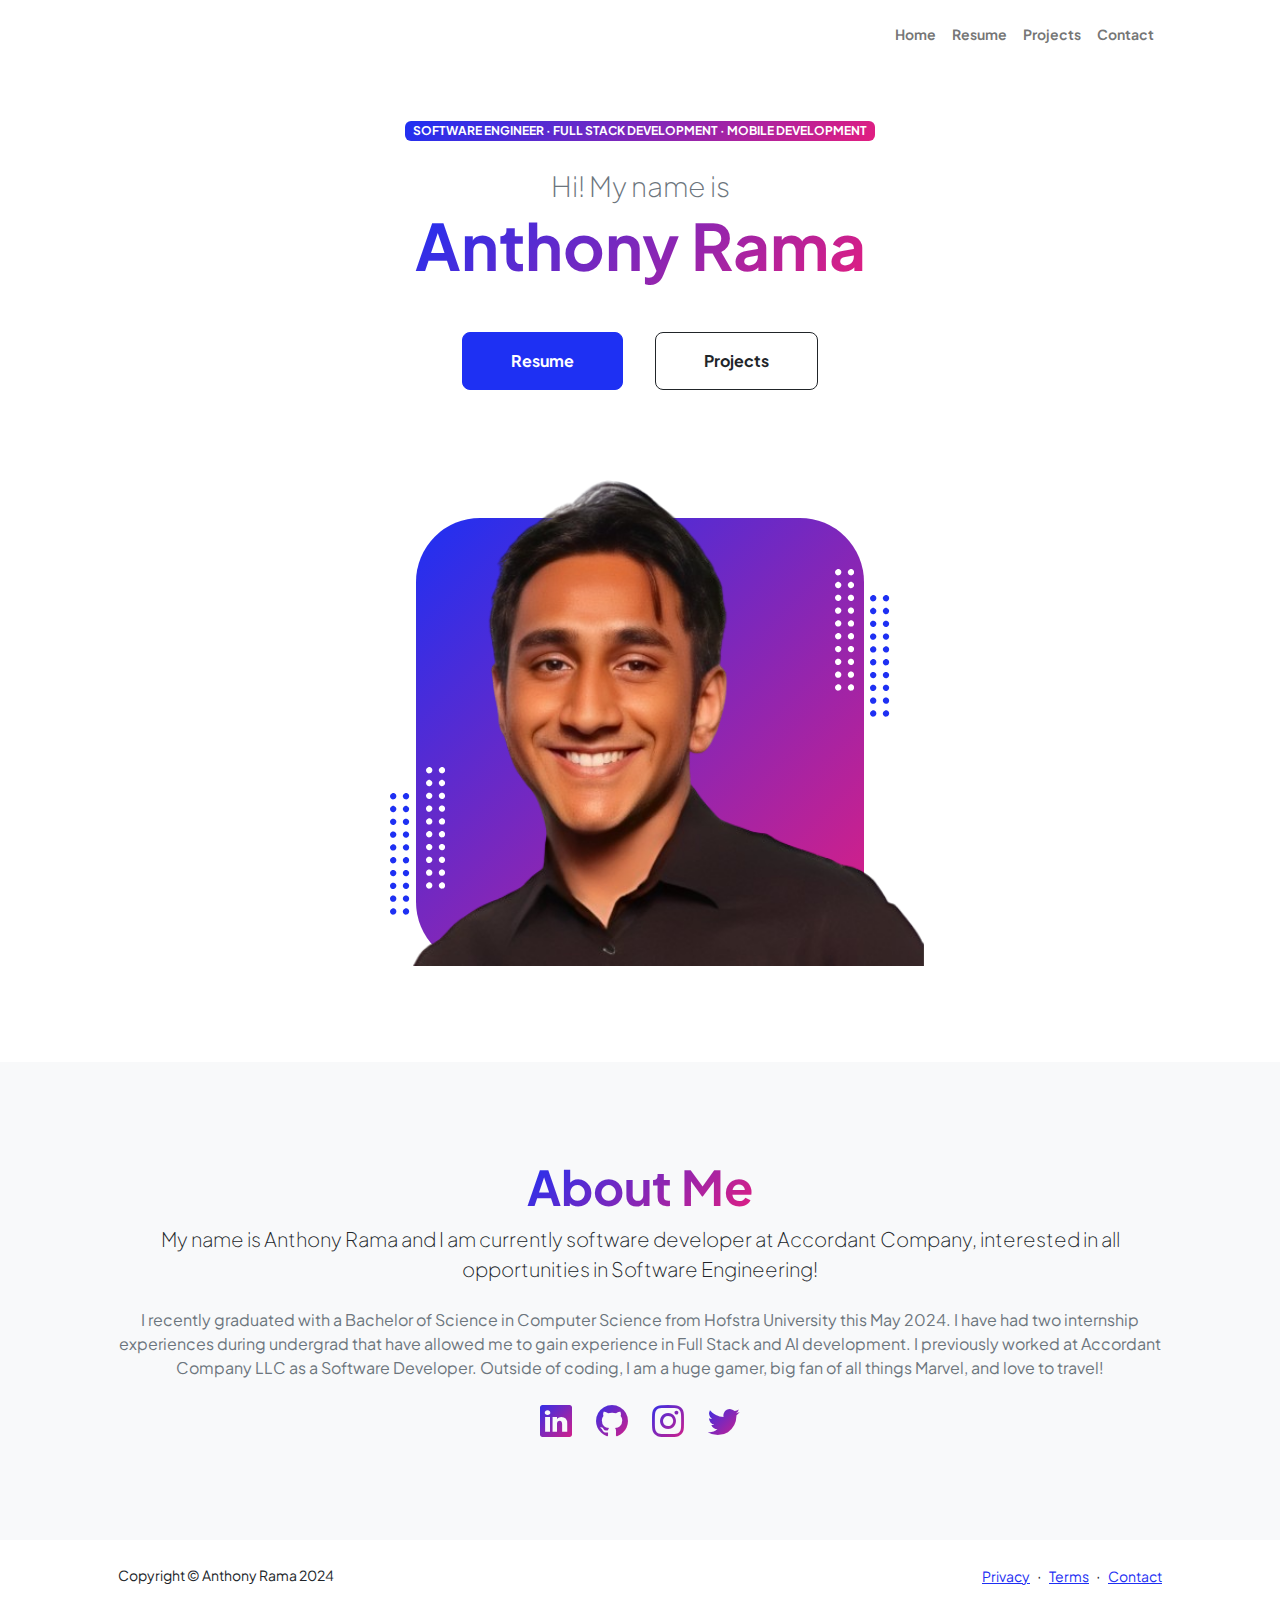
<file: index.html>
<!DOCTYPE html>
<html lang="en">
    <head>
        <meta charset="utf-8" />
        <meta name="viewport" content="width=device-width, initial-scale=1, shrink-to-fit=no" />
        <meta name="description" content="" />
        <meta name="author" content="" />
        <title> Anthony Rama </title>
        <!-- Favicon-->
        <link rel="icon" type="image/x-icon" href="assets/favicon.ico" />
        <!-- Custom Google font-->
        <link rel="preconnect" href="https://fonts.googleapis.com" />
        <link rel="preconnect" href="https://fonts.gstatic.com" crossorigin />
        <link href="https://fonts.googleapis.com/css2?family=Plus+Jakarta+Sans:wght@100;200;300;400;500;600;700;800;900&amp;display=swap" rel="stylesheet" />
        <!-- Bootstrap icons-->
        <link href="https://cdn.jsdelivr.net/npm/bootstrap-icons@1.8.1/font/bootstrap-icons.css" rel="stylesheet" />
        <!-- Core theme CSS (includes Bootstrap)-->
        <link href="css/styles.css" rel="stylesheet" />
    </head>
    <body class="d-flex flex-column h-100">
        <main class="flex-shrink-0">
            <!-- Navigation-->
            <nav class="navbar navbar-expand-lg navbar-light bg-white py-3">
                <div class="container px-5">
                    <!-- <a class="navbar-brand" href="index.html"><span class="fw-bolder text-primary"> Home </span></a> -->
                    <button class="navbar-toggler" type="button" data-bs-toggle="collapse" data-bs-target="#navbarSupportedContent" aria-controls="navbarSupportedContent" aria-expanded="false" aria-label="Toggle navigation"><span class="navbar-toggler-icon"></span></button>
                    <div class="collapse navbar-collapse" id="navbarSupportedContent">
                        <ul class="navbar-nav ms-auto mb-2 mb-lg-0 small fw-bolder">
                            <li class="nav-item"><a class="nav-link" href="index.html">Home</a></li>
                            <li class="nav-item"><a class="nav-link" href="resume.html">Resume</a></li>
                            <li class="nav-item"><a class="nav-link" href="projects.html">Projects</a></li>
                            <li class="nav-item"><a class="nav-link" href="contact.html">Contact</a></li>
                        </ul>
                    </div>
                </div>
            </nav>
            <!-- Header-->
            <header class="py-5">
                <div class="container px-5 pb-5">
                    <div class="row gx-5 align-items-center">
                        <div class="col-xxl-5">
                            <!-- Header text content-->
                            <div class="text-center text-xxl-start">
                                <div class="badge bg-gradient-primary-to-secondary text-white mb-4"><div class="text-uppercase">Software Engineer &middot; Full Stack Development &middot; Mobile Development</div></div>
                                <div class="fs-3 fw-light text-muted"> Hi! My name is </div>
                                <h1 class="display-3 fw-bolder mb-5"><span class="text-gradient d-inline"> Anthony Rama</span></h1>
                                <div class="d-grid gap-3 d-sm-flex justify-content-sm-center justify-content-xxl-start mb-3">
                                    <a class="btn btn-primary btn-lg px-5 py-3 me-sm-3 fs-6 fw-bolder" href="resume.html">Resume</a>
                                    <a class="btn btn-outline-dark btn-lg px-5 py-3 fs-6 fw-bolder" href="projects.html">Projects</a>
                                </div>
                            </div>
                        </div>
                        <div class="col-xxl-7">
                            <!-- Header profile picture-->
                            <div class="d-flex justify-content-center mt-5 mt-xxl-0">
                                <div class="profile bg-gradient-primary-to-secondary">
                                    <!-- TIP: For best results, use a photo with a transparent background like the demo example below-->
                                    <!-- Watch a tutorial on how to do this on YouTube (link)-->
                                    <img class="profile-img" src="assets/profile.png" alt="..." />
                                    <div class="dots-1">
                                        <!-- SVG Dots-->
                                        <svg version="1.1" xmlns="http://www.w3.org/2000/svg" xmlns:xlink="http://www.w3.org/1999/xlink" x="0px" y="0px" viewBox="0 0 191.6 1215.4" style="enable-background: new 0 0 191.6 1215.4" xml:space="preserve">
                                            <g transform="translate(0.000000,1280.000000) scale(0.100000,-0.100000)">
                                                <path d="M227.7,12788.6c-105-35-200-141-222-248c-43-206,163-412,369-369c155,32,275,190,260,339c-11,105-90,213-190,262        C383.7,12801.6,289.7,12808.6,227.7,12788.6z"></path>
                                                <path d="M1507.7,12788.6c-151-50-253-216-222-362c25-119,136-230,254-255c194-41,395,142,375,339c-11,105-90,213-190,262        C1663.7,12801.6,1569.7,12808.6,1507.7,12788.6z"></path>
                                                <path d="M227.7,11508.6c-105-35-200-141-222-248c-43-206,163-412,369-369c155,32,275,190,260,339c-11,105-90,213-190,262        C383.7,11521.6,289.7,11528.6,227.7,11508.6z"></path>
                                                <path d="M1507.7,11508.6c-151-50-253-216-222-362c25-119,136-230,254-255c194-41,395,142,375,339c-11,105-90,213-190,262        C1663.7,11521.6,1569.7,11528.6,1507.7,11508.6z"></path>
                                                <path d="M227.7,10228.6c-105-35-200-141-222-248c-43-206,163-412,369-369c155,32,275,190,260,339c-11,105-90,213-190,262        C383.7,10241.6,289.7,10248.6,227.7,10228.6z"></path>
                                                <path d="M1507.7,10228.6c-105-35-200-141-222-248c-43-206,163-412,369-369c155,32,275,190,260,339c-11,105-90,213-190,262        C1663.7,10241.6,1569.7,10248.6,1507.7,10228.6z"></path>
                                                <path d="M227.7,8948.6c-105-35-200-141-222-248c-43-206,163-412,369-369c155,32,275,190,260,339c-11,105-90,213-190,262        C383.7,8961.6,289.7,8968.6,227.7,8948.6z"></path>
                                                <path d="M1507.7,8948.6c-105-35-200-141-222-248c-43-206,163-412,369-369c155,32,275,190,260,339c-11,105-90,213-190,262        C1663.7,8961.6,1569.7,8968.6,1507.7,8948.6z"></path>
                                                <path d="M227.7,7668.6c-105-35-200-141-222-248c-43-206,163-412,369-369c155,32,275,190,260,339c-11,105-90,213-190,262        C383.7,7681.6,289.7,7688.6,227.7,7668.6z"></path>
                                                <path d="M1507.7,7668.6c-105-35-200-141-222-248c-43-206,163-412,369-369c155,32,275,190,260,339c-11,105-90,213-190,262        C1663.7,7681.6,1569.7,7688.6,1507.7,7668.6z"></path>
                                                <path d="M227.7,6388.6c-105-35-200-141-222-248c-43-206,163-412,369-369c155,32,275,190,260,339c-11,105-90,213-190,262        C383.7,6401.6,289.7,6408.6,227.7,6388.6z"></path>
                                                <path d="M1507.7,6388.6c-105-35-200-141-222-248c-43-206,163-412,369-369c155,32,275,190,260,339c-11,105-90,213-190,262        C1663.7,6401.6,1569.7,6408.6,1507.7,6388.6z"></path>
                                                <path d="M227.7,5108.6c-105-35-200-141-222-248c-43-206,163-412,369-369c155,32,275,190,260,339c-11,105-90,213-190,262        C383.7,5121.6,289.7,5128.6,227.7,5108.6z"></path>
                                                <path d="M1507.7,5108.6c-105-35-200-141-222-248c-43-206,163-412,369-369c155,32,275,190,260,339c-11,105-90,213-190,262        C1663.7,5121.6,1569.7,5128.6,1507.7,5108.6z"></path>
                                                <path d="M227.7,3828.6c-105-35-200-141-222-248c-43-206,163-412,369-369c155,32,275,190,260,339c-11,105-90,213-190,262        C383.7,3841.6,289.7,3848.6,227.7,3828.6z"></path>
                                                <path d="M1507.7,3828.6c-105-35-200-141-222-248c-43-206,163-412,369-369c155,32,275,190,260,339c-11,105-90,213-190,262        C1663.7,3841.6,1569.7,3848.6,1507.7,3828.6z"></path>
                                                <path d="M227.7,2548.6c-105-35-200-141-222-248c-43-206,163-412,369-369c155,32,275,190,260,339c-11,105-90,213-190,262        C383.7,2561.6,289.7,2568.6,227.7,2548.6z"></path>
                                                <path d="M1507.7,2548.6c-105-35-200-141-222-248c-43-206,163-412,369-369c155,32,275,190,260,339c-11,105-90,213-190,262        C1663.7,2561.6,1569.7,2568.6,1507.7,2548.6z"></path>
                                                <path d="M227.7,1268.6c-105-35-200-141-222-248c-43-206,163-412,369-369c155,32,275,190,260,339c-11,105-90,213-190,262        C383.7,1281.6,289.7,1288.6,227.7,1268.6z"></path>
                                                <path d="M1507.7,1268.6c-105-35-200-141-222-248c-43-206,163-412,369-369c155,32,275,190,260,339c-11,105-90,213-190,262        C1663.7,1281.6,1569.7,1288.6,1507.7,1268.6z"></path>
                                            </g>
                                        </svg>
                                        <!-- END of SVG dots-->
                                    </div>
                                    <div class="dots-2">
                                        <!-- SVG Dots-->
                                        <svg version="1.1" xmlns="http://www.w3.org/2000/svg" xmlns:xlink="http://www.w3.org/1999/xlink" x="0px" y="0px" viewBox="0 0 191.6 1215.4" style="enable-background: new 0 0 191.6 1215.4" xml:space="preserve">
                                            <g transform="translate(0.000000,1280.000000) scale(0.100000,-0.100000)">
                                                <path d="M227.7,12788.6c-105-35-200-141-222-248c-43-206,163-412,369-369c155,32,275,190,260,339c-11,105-90,213-190,262        C383.7,12801.6,289.7,12808.6,227.7,12788.6z"></path>
                                                <path d="M1507.7,12788.6c-151-50-253-216-222-362c25-119,136-230,254-255c194-41,395,142,375,339c-11,105-90,213-190,262        C1663.7,12801.6,1569.7,12808.6,1507.7,12788.6z"></path>
                                                <path d="M227.7,11508.6c-105-35-200-141-222-248c-43-206,163-412,369-369c155,32,275,190,260,339c-11,105-90,213-190,262        C383.7,11521.6,289.7,11528.6,227.7,11508.6z"></path>
                                                <path d="M1507.7,11508.6c-151-50-253-216-222-362c25-119,136-230,254-255c194-41,395,142,375,339c-11,105-90,213-190,262        C1663.7,11521.6,1569.7,11528.6,1507.7,11508.6z"></path>
                                                <path d="M227.7,10228.6c-105-35-200-141-222-248c-43-206,163-412,369-369c155,32,275,190,260,339c-11,105-90,213-190,262        C383.7,10241.6,289.7,10248.6,227.7,10228.6z"></path>
                                                <path d="M1507.7,10228.6c-105-35-200-141-222-248c-43-206,163-412,369-369c155,32,275,190,260,339c-11,105-90,213-190,262        C1663.7,10241.6,1569.7,10248.6,1507.7,10228.6z"></path>
                                                <path d="M227.7,8948.6c-105-35-200-141-222-248c-43-206,163-412,369-369c155,32,275,190,260,339c-11,105-90,213-190,262        C383.7,8961.6,289.7,8968.6,227.7,8948.6z"></path>
                                                <path d="M1507.7,8948.6c-105-35-200-141-222-248c-43-206,163-412,369-369c155,32,275,190,260,339c-11,105-90,213-190,262        C1663.7,8961.6,1569.7,8968.6,1507.7,8948.6z"></path>
                                                <path d="M227.7,7668.6c-105-35-200-141-222-248c-43-206,163-412,369-369c155,32,275,190,260,339c-11,105-90,213-190,262        C383.7,7681.6,289.7,7688.6,227.7,7668.6z"></path>
                                                <path d="M1507.7,7668.6c-105-35-200-141-222-248c-43-206,163-412,369-369c155,32,275,190,260,339c-11,105-90,213-190,262        C1663.7,7681.6,1569.7,7688.6,1507.7,7668.6z"></path>
                                                <path d="M227.7,6388.6c-105-35-200-141-222-248c-43-206,163-412,369-369c155,32,275,190,260,339c-11,105-90,213-190,262        C383.7,6401.6,289.7,6408.6,227.7,6388.6z"></path>
                                                <path d="M1507.7,6388.6c-105-35-200-141-222-248c-43-206,163-412,369-369c155,32,275,190,260,339c-11,105-90,213-190,262        C1663.7,6401.6,1569.7,6408.6,1507.7,6388.6z"></path>
                                                <path d="M227.7,5108.6c-105-35-200-141-222-248c-43-206,163-412,369-369c155,32,275,190,260,339c-11,105-90,213-190,262        C383.7,5121.6,289.7,5128.6,227.7,5108.6z"></path>
                                                <path d="M1507.7,5108.6c-105-35-200-141-222-248c-43-206,163-412,369-369c155,32,275,190,260,339c-11,105-90,213-190,262        C1663.7,5121.6,1569.7,5128.6,1507.7,5108.6z"></path>
                                                <path d="M227.7,3828.6c-105-35-200-141-222-248c-43-206,163-412,369-369c155,32,275,190,260,339c-11,105-90,213-190,262        C383.7,3841.6,289.7,3848.6,227.7,3828.6z"></path>
                                                <path d="M1507.7,3828.6c-105-35-200-141-222-248c-43-206,163-412,369-369c155,32,275,190,260,339c-11,105-90,213-190,262        C1663.7,3841.6,1569.7,3848.6,1507.7,3828.6z"></path>
                                                <path d="M227.7,2548.6c-105-35-200-141-222-248c-43-206,163-412,369-369c155,32,275,190,260,339c-11,105-90,213-190,262        C383.7,2561.6,289.7,2568.6,227.7,2548.6z"></path>
                                                <path d="M1507.7,2548.6c-105-35-200-141-222-248c-43-206,163-412,369-369c155,32,275,190,260,339c-11,105-90,213-190,262        C1663.7,2561.6,1569.7,2568.6,1507.7,2548.6z"></path>
                                                <path d="M227.7,1268.6c-105-35-200-141-222-248c-43-206,163-412,369-369c155,32,275,190,260,339c-11,105-90,213-190,262        C383.7,1281.6,289.7,1288.6,227.7,1268.6z"></path>
                                                <path d="M1507.7,1268.6c-105-35-200-141-222-248c-43-206,163-412,369-369c155,32,275,190,260,339c-11,105-90,213-190,262        C1663.7,1281.6,1569.7,1288.6,1507.7,1268.6z"></path>
                                            </g>
                                        </svg>
                                        <!-- END of SVG dots-->
                                    </div>
                                    <div class="dots-3">
                                        <!-- SVG Dots-->
                                        <svg version="1.1" xmlns="http://www.w3.org/2000/svg" xmlns:xlink="http://www.w3.org/1999/xlink" x="0px" y="0px" viewBox="0 0 191.6 1215.4" style="enable-background: new 0 0 191.6 1215.4" xml:space="preserve">
                                            <g transform="translate(0.000000,1280.000000) scale(0.100000,-0.100000)">
                                                <path d="M227.7,12788.6c-105-35-200-141-222-248c-43-206,163-412,369-369c155,32,275,190,260,339c-11,105-90,213-190,262        C383.7,12801.6,289.7,12808.6,227.7,12788.6z"></path>
                                                <path d="M1507.7,12788.6c-151-50-253-216-222-362c25-119,136-230,254-255c194-41,395,142,375,339c-11,105-90,213-190,262        C1663.7,12801.6,1569.7,12808.6,1507.7,12788.6z"></path>
                                                <path d="M227.7,11508.6c-105-35-200-141-222-248c-43-206,163-412,369-369c155,32,275,190,260,339c-11,105-90,213-190,262        C383.7,11521.6,289.7,11528.6,227.7,11508.6z"></path>
                                                <path d="M1507.7,11508.6c-151-50-253-216-222-362c25-119,136-230,254-255c194-41,395,142,375,339c-11,105-90,213-190,262        C1663.7,11521.6,1569.7,11528.6,1507.7,11508.6z"></path>
                                                <path d="M227.7,10228.6c-105-35-200-141-222-248c-43-206,163-412,369-369c155,32,275,190,260,339c-11,105-90,213-190,262        C383.7,10241.6,289.7,10248.6,227.7,10228.6z"></path>
                                                <path d="M1507.7,10228.6c-105-35-200-141-222-248c-43-206,163-412,369-369c155,32,275,190,260,339c-11,105-90,213-190,262        C1663.7,10241.6,1569.7,10248.6,1507.7,10228.6z"></path>
                                                <path d="M227.7,8948.6c-105-35-200-141-222-248c-43-206,163-412,369-369c155,32,275,190,260,339c-11,105-90,213-190,262        C383.7,8961.6,289.7,8968.6,227.7,8948.6z"></path>
                                                <path d="M1507.7,8948.6c-105-35-200-141-222-248c-43-206,163-412,369-369c155,32,275,190,260,339c-11,105-90,213-190,262        C1663.7,8961.6,1569.7,8968.6,1507.7,8948.6z"></path>
                                                <path d="M227.7,7668.6c-105-35-200-141-222-248c-43-206,163-412,369-369c155,32,275,190,260,339c-11,105-90,213-190,262        C383.7,7681.6,289.7,7688.6,227.7,7668.6z"></path>
                                                <path d="M1507.7,7668.6c-105-35-200-141-222-248c-43-206,163-412,369-369c155,32,275,190,260,339c-11,105-90,213-190,262        C1663.7,7681.6,1569.7,7688.6,1507.7,7668.6z"></path>
                                                <path d="M227.7,6388.6c-105-35-200-141-222-248c-43-206,163-412,369-369c155,32,275,190,260,339c-11,105-90,213-190,262        C383.7,6401.6,289.7,6408.6,227.7,6388.6z"></path>
                                                <path d="M1507.7,6388.6c-105-35-200-141-222-248c-43-206,163-412,369-369c155,32,275,190,260,339c-11,105-90,213-190,262        C1663.7,6401.6,1569.7,6408.6,1507.7,6388.6z"></path>
                                                <path d="M227.7,5108.6c-105-35-200-141-222-248c-43-206,163-412,369-369c155,32,275,190,260,339c-11,105-90,213-190,262        C383.7,5121.6,289.7,5128.6,227.7,5108.6z"></path>
                                                <path d="M1507.7,5108.6c-105-35-200-141-222-248c-43-206,163-412,369-369c155,32,275,190,260,339c-11,105-90,213-190,262        C1663.7,5121.6,1569.7,5128.6,1507.7,5108.6z"></path>
                                                <path d="M227.7,3828.6c-105-35-200-141-222-248c-43-206,163-412,369-369c155,32,275,190,260,339c-11,105-90,213-190,262        C383.7,3841.6,289.7,3848.6,227.7,3828.6z"></path>
                                                <path d="M1507.7,3828.6c-105-35-200-141-222-248c-43-206,163-412,369-369c155,32,275,190,260,339c-11,105-90,213-190,262        C1663.7,3841.6,1569.7,3848.6,1507.7,3828.6z"></path>
                                                <path d="M227.7,2548.6c-105-35-200-141-222-248c-43-206,163-412,369-369c155,32,275,190,260,339c-11,105-90,213-190,262        C383.7,2561.6,289.7,2568.6,227.7,2548.6z"></path>
                                                <path d="M1507.7,2548.6c-105-35-200-141-222-248c-43-206,163-412,369-369c155,32,275,190,260,339c-11,105-90,213-190,262        C1663.7,2561.6,1569.7,2568.6,1507.7,2548.6z"></path>
                                                <path d="M227.7,1268.6c-105-35-200-141-222-248c-43-206,163-412,369-369c155,32,275,190,260,339c-11,105-90,213-190,262        C383.7,1281.6,289.7,1288.6,227.7,1268.6z"></path>
                                                <path d="M1507.7,1268.6c-105-35-200-141-222-248c-43-206,163-412,369-369c155,32,275,190,260,339c-11,105-90,213-190,262        C1663.7,1281.6,1569.7,1288.6,1507.7,1268.6z"></path>
                                            </g>
                                        </svg>
                                        <!-- END of SVG dots-->
                                    </div>
                                    <div class="dots-4">
                                        <!-- SVG Dots-->
                                        <svg version="1.1" xmlns="http://www.w3.org/2000/svg" xmlns:xlink="http://www.w3.org/1999/xlink" x="0px" y="0px" viewBox="0 0 191.6 1215.4" style="enable-background: new 0 0 191.6 1215.4" xml:space="preserve">
                                            <g transform="translate(0.000000,1280.000000) scale(0.100000,-0.100000)">
                                                <path d="M227.7,12788.6c-105-35-200-141-222-248c-43-206,163-412,369-369c155,32,275,190,260,339c-11,105-90,213-190,262        C383.7,12801.6,289.7,12808.6,227.7,12788.6z"></path>
                                                <path d="M1507.7,12788.6c-151-50-253-216-222-362c25-119,136-230,254-255c194-41,395,142,375,339c-11,105-90,213-190,262        C1663.7,12801.6,1569.7,12808.6,1507.7,12788.6z"></path>
                                                <path d="M227.7,11508.6c-105-35-200-141-222-248c-43-206,163-412,369-369c155,32,275,190,260,339c-11,105-90,213-190,262        C383.7,11521.6,289.7,11528.6,227.7,11508.6z"></path>
                                                <path d="M1507.7,11508.6c-151-50-253-216-222-362c25-119,136-230,254-255c194-41,395,142,375,339c-11,105-90,213-190,262        C1663.7,11521.6,1569.7,11528.6,1507.7,11508.6z"></path>
                                                <path d="M227.7,10228.6c-105-35-200-141-222-248c-43-206,163-412,369-369c155,32,275,190,260,339c-11,105-90,213-190,262        C383.7,10241.6,289.7,10248.6,227.7,10228.6z"></path>
                                                <path d="M1507.7,10228.6c-105-35-200-141-222-248c-43-206,163-412,369-369c155,32,275,190,260,339c-11,105-90,213-190,262        C1663.7,10241.6,1569.7,10248.6,1507.7,10228.6z"></path>
                                                <path d="M227.7,8948.6c-105-35-200-141-222-248c-43-206,163-412,369-369c155,32,275,190,260,339c-11,105-90,213-190,262        C383.7,8961.6,289.7,8968.6,227.7,8948.6z"></path>
                                                <path d="M1507.7,8948.6c-105-35-200-141-222-248c-43-206,163-412,369-369c155,32,275,190,260,339c-11,105-90,213-190,262        C1663.7,8961.6,1569.7,8968.6,1507.7,8948.6z"></path>
                                                <path d="M227.7,7668.6c-105-35-200-141-222-248c-43-206,163-412,369-369c155,32,275,190,260,339c-11,105-90,213-190,262        C383.7,7681.6,289.7,7688.6,227.7,7668.6z"></path>
                                                <path d="M1507.7,7668.6c-105-35-200-141-222-248c-43-206,163-412,369-369c155,32,275,190,260,339c-11,105-90,213-190,262        C1663.7,7681.6,1569.7,7688.6,1507.7,7668.6z"></path>
                                                <path d="M227.7,6388.6c-105-35-200-141-222-248c-43-206,163-412,369-369c155,32,275,190,260,339c-11,105-90,213-190,262        C383.7,6401.6,289.7,6408.6,227.7,6388.6z"></path>
                                                <path d="M1507.7,6388.6c-105-35-200-141-222-248c-43-206,163-412,369-369c155,32,275,190,260,339c-11,105-90,213-190,262        C1663.7,6401.6,1569.7,6408.6,1507.7,6388.6z"></path>
                                                <path d="M227.7,5108.6c-105-35-200-141-222-248c-43-206,163-412,369-369c155,32,275,190,260,339c-11,105-90,213-190,262        C383.7,5121.6,289.7,5128.6,227.7,5108.6z"></path>
                                                <path d="M1507.7,5108.6c-105-35-200-141-222-248c-43-206,163-412,369-369c155,32,275,190,260,339c-11,105-90,213-190,262        C1663.7,5121.6,1569.7,5128.6,1507.7,5108.6z"></path>
                                                <path d="M227.7,3828.6c-105-35-200-141-222-248c-43-206,163-412,369-369c155,32,275,190,260,339c-11,105-90,213-190,262        C383.7,3841.6,289.7,3848.6,227.7,3828.6z"></path>
                                                <path d="M1507.7,3828.6c-105-35-200-141-222-248c-43-206,163-412,369-369c155,32,275,190,260,339c-11,105-90,213-190,262        C1663.7,3841.6,1569.7,3848.6,1507.7,3828.6z"></path>
                                                <path d="M227.7,2548.6c-105-35-200-141-222-248c-43-206,163-412,369-369c155,32,275,190,260,339c-11,105-90,213-190,262        C383.7,2561.6,289.7,2568.6,227.7,2548.6z"></path>
                                                <path d="M1507.7,2548.6c-105-35-200-141-222-248c-43-206,163-412,369-369c155,32,275,190,260,339c-11,105-90,213-190,262        C1663.7,2561.6,1569.7,2568.6,1507.7,2548.6z"></path>
                                                <path d="M227.7,1268.6c-105-35-200-141-222-248c-43-206,163-412,369-369c155,32,275,190,260,339c-11,105-90,213-190,262        C383.7,1281.6,289.7,1288.6,227.7,1268.6z"></path>
                                                <path d="M1507.7,1268.6c-105-35-200-141-222-248c-43-206,163-412,369-369c155,32,275,190,260,339c-11,105-90,213-190,262        C1663.7,1281.6,1569.7,1288.6,1507.7,1268.6z"></path>
                                            </g>
                                        </svg>
                                        <!-- END of SVG dots-->
                                    </div>
                                </div>
                            </div>
                        </div>
                    </div>
                </div>
            </header>
            <!-- About Section-->
            <section class="bg-light py-5">
                <div class="container px-5">
                    <div class="row gx-5 justify-content-center">
                        <div class="col-xxl-8">
                            <div class="text-center my-5">
                                <h2 class="display-5 fw-bolder"><span class="text-gradient d-inline">About Me</span></h2>
                                <p class="lead fw-light mb-4"> My name is Anthony Rama and I am currently software developer at Accordant Company, interested in all opportunities in Software Engineering!</p>
                                <p class="text-muted"> I recently graduated with a Bachelor of Science in Computer Science from Hofstra University this May 2024. I have had two internship experiences during undergrad that have allowed me to gain experience in Full Stack and AI development. I previously worked at Accordant Company LLC as a Software Developer. Outside of coding, I am a huge gamer, big fan of all things Marvel, and love to travel! </p>
                                <div class="d-flex justify-content-center fs-2 gap-4">
                                    <a class="text-gradient" href="https://www.linkedin.com/in/anthonyrama/" target="_blank" rel="noopener noreferrer"><i class="bi bi-linkedin"></i></a>
                                    <a class="text-gradient" href="https://github.com/Anthony-Rama" target="_blank" rel="noopener noreferrer"><i class="bi bi-github"></i></a>
                                    <a class="text-gradient" href="https://www.instagram.com/theanthonyrama/" target="_blank" rel="noopener noreferrer"><i class="bi bi-instagram"></i></a>
                                    <a class="text-gradient" href="https://x.com/theanthonyrama/" target="_blank" rel="noopener noreferrer"><i class="bi bi-twitter"></i></a>
                                    
                                </div>
                            </div>
                        </div>
                    </div>
                </div>
            </section>
        </main>
        <!-- Footer-->
        <footer class="bg-white py-4 mt-auto">
            <div class="container px-5">
                <div class="row align-items-center justify-content-between flex-column flex-sm-row">
                    <div class="col-auto"><div class="small m-0">Copyright &copy; Anthony Rama 2024</div></div>
                    <div class="col-auto">
                        <a class="small" href="#!">Privacy</a>
                        <span class="mx-1">&middot;</span>
                        <a class="small" href="#!">Terms</a>
                        <span class="mx-1">&middot;</span>
                        <a class="small" href="#!">Contact</a>
                    </div>
                </div>
            </div>
        </footer>
        <!-- Bootstrap core JS-->
        <script src="https://cdn.jsdelivr.net/npm/bootstrap@5.2.3/dist/js/bootstrap.bundle.min.js"></script>
        <!-- Core theme JS-->
        <script src="js/scripts.js"></script>
    </body>
</html>
</file>
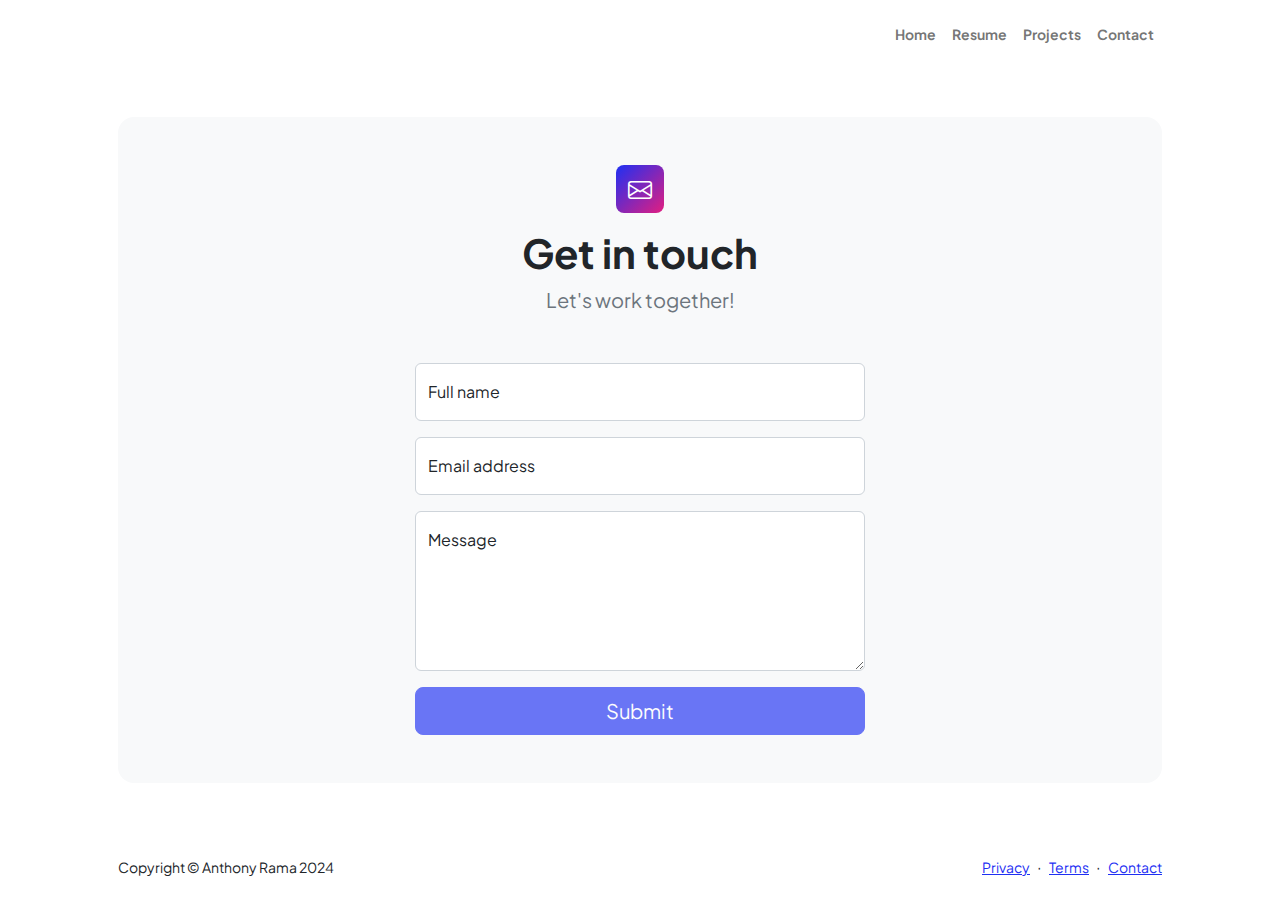
<file: contact.html>
<!DOCTYPE html>
<html lang="en">
    <head>
        <meta charset="utf-8" />
        <meta name="viewport" content="width=device-width, initial-scale=1, shrink-to-fit=no" />
        <meta name="description" content />
        <meta name="author" content />
        <title> Anthony Rama - Contact </title>
        <!-- Favicon-->
        <link rel="icon" type="image/x-icon" href="assets/favicon.ico" />
        <!-- Custom Google font-->
        <link rel="preconnect" href="https://fonts.googleapis.com" />
        <link rel="preconnect" href="https://fonts.gstatic.com" crossorigin />
        <link href="https://fonts.googleapis.com/css2?family=Plus+Jakarta+Sans:wght@100;200;300;400;500;600;700;800;900&amp;display=swap" rel="stylesheet" />
        <!-- Bootstrap icons-->
        <link href="https://cdn.jsdelivr.net/npm/bootstrap-icons@1.8.1/font/bootstrap-icons.css" rel="stylesheet" />
        <!-- Core theme CSS (includes Bootstrap)-->
        <link href="css/styles.css" rel="stylesheet" />
    </head>
    <body class="d-flex flex-column">
        <main class="flex-shrink-0">
            <!-- Navigation-->
            <nav class="navbar navbar-expand-lg navbar-light bg-white py-3">
                <div class="container px-5">
                    <!-- <a class="navbar-brand" href="index.html"><span class="fw-bolder text-primary">Start Bootstrap</span></a> -->
                    <button class="navbar-toggler" type="button" data-bs-toggle="collapse" data-bs-target="#navbarSupportedContent" aria-controls="navbarSupportedContent" aria-expanded="false" aria-label="Toggle navigation"><span class="navbar-toggler-icon"></span></button>
                    <div class="collapse navbar-collapse" id="navbarSupportedContent">
                        <ul class="navbar-nav ms-auto mb-2 mb-lg-0 small fw-bolder">
                            <li class="nav-item"><a class="nav-link" href="index.html">Home</a></li>
                            <li class="nav-item"><a class="nav-link" href="resume.html">Resume</a></li>
                            <li class="nav-item"><a class="nav-link" href="projects.html">Projects</a></li>
                            <li class="nav-item"><a class="nav-link" href="contact.html">Contact</a></li>
                        </ul>
                    </div>
                </div>
            </nav>
            <!-- Page content-->
            <section class="py-5">
                <div class="container px-5">
                    <!-- Contact form-->
                    <div class="bg-light rounded-4 py-5 px-4 px-md-5">
                        <div class="text-center mb-5">
                            <div class="feature bg-primary bg-gradient-primary-to-secondary text-white rounded-3 mb-3"><i class="bi bi-envelope"></i></div>
                            <h1 class="fw-bolder">Get in touch</h1>
                            <p class="lead fw-normal text-muted mb-0">Let's work together!</p>
                        </div>
                        <div class="row gx-5 justify-content-center">
                            <div class="col-lg-8 col-xl-6">
                                <!-- * * * * * * * * * * * * * * *-->
                                <!-- * * SB Forms Contact Form * *-->
                                <!-- * * * * * * * * * * * * * * *-->
                                <!-- This form is pre-integrated with SB Forms.-->
                                <!-- To make this form functional, sign up at-->
                                <!-- https://startbootstrap.com/solution/contact-forms-->
                                <!-- to get an API token!-->
                                <form id="contactForm" data-sb-form-api-token="API_TOKEN">
                                    <!-- Name input-->
                                    <div class="form-floating mb-3">
                                        <input class="form-control" id="name" type="text" placeholder="Enter your name..." data-sb-validations="required" />
                                        <label for="name">Full name</label>
                                        <div class="invalid-feedback" data-sb-feedback="name:required">A name is required.</div>
                                    </div>
                                    <!-- Email address input-->
                                    <div class="form-floating mb-3">
                                        <input class="form-control" id="email" type="email" placeholder="name@example.com" data-sb-validations="required,email" />
                                        <label for="email">Email address</label>
                                        <div class="invalid-feedback" data-sb-feedback="email:required">An email is required.</div>
                                        <div class="invalid-feedback" data-sb-feedback="email:email">Email is not valid.</div>
                                    </div>
                                    <!-- Phone number input-->
                                    <!-- <div class="form-floating mb-3">
                                        <input class="form-control" id="phone" type="tel" placeholder="(123) 456-7890" data-sb-validations="required" />
                                        <label for="phone">Phone number</label>
                                        <div class="invalid-feedback" data-sb-feedback="phone:required">A phone number is required.</div>
                                    </div> 
                                    -->
                                    <!-- Message input-->
                                    <div class="form-floating mb-3">
                                        <textarea class="form-control" id="message" type="text" placeholder="Enter your message here..." style="height: 10rem" data-sb-validations="required"></textarea>
                                        <label for="message">Message</label>
                                        <div class="invalid-feedback" data-sb-feedback="message:required">A message is required.</div>
                                    </div>
                                    <!-- Submit success message-->
                                    <!---->
                                    <!-- This is what your users will see when the form-->
                                    <!-- has successfully submitted-->
                                    <div class="d-none" id="submitSuccessMessage">
                                        <div class="text-center mb-3">
                                            <div class="fw-bolder">Form submission successful!</div>
                                            To activate this form, sign up at
                                            <br />
                                            <a href="https://startbootstrap.com/solution/contact-forms">https://startbootstrap.com/solution/contact-forms</a>
                                        </div>
                                    </div>
                                    <!-- Submit error message-->
                                    <!---->
                                    <!-- This is what your users will see when there is-->
                                    <!-- an error submitting the form-->
                                    <div class="d-none" id="submitErrorMessage"><div class="text-center text-danger mb-3">Error sending message!</div></div>
                                    <!-- Submit Button-->
                                    <div class="d-grid"><button class="btn btn-primary btn-lg disabled" id="submitButton" type="submit">Submit</button></div>
                                </form>
                            </div>
                        </div>
                    </div>
                </div>
            </section>
        </main>
        <!-- Footer-->
        <footer class="bg-white py-4 mt-auto">
            <div class="container px-5">
                <div class="row align-items-center justify-content-between flex-column flex-sm-row">
                    <div class="col-auto"><div class="small m-0">Copyright &copy; Anthony Rama 2024</div></div>
                    <div class="col-auto">
                        <a class="small" href="#!">Privacy</a>
                        <span class="mx-1">&middot;</span>
                        <a class="small" href="#!">Terms</a>
                        <span class="mx-1">&middot;</span>
                        <a class="small" href="#!">Contact</a>
                    </div>
                </div>
            </div>
        </footer>
        <!-- Bootstrap core JS-->
        <script src="https://cdn.jsdelivr.net/npm/bootstrap@5.2.3/dist/js/bootstrap.bundle.min.js"></script>
        <!-- Core theme JS-->
        <script src="js/scripts.js"></script>
        <!-- * * * * * * * * * * * * * * * * * * * * * * * * * * * * * * * * * * * * * * * *-->
        <!-- * *                               SB Forms JS                               * *-->
        <!-- * * Activate your form at https://startbootstrap.com/solution/contact-forms * *-->
        <!-- * * * * * * * * * * * * * * * * * * * * * * * * * * * * * * * * * * * * * * * *-->
        <script src="https://cdn.startbootstrap.com/sb-forms-latest.js"></script>
    </body>
</html>
</file>
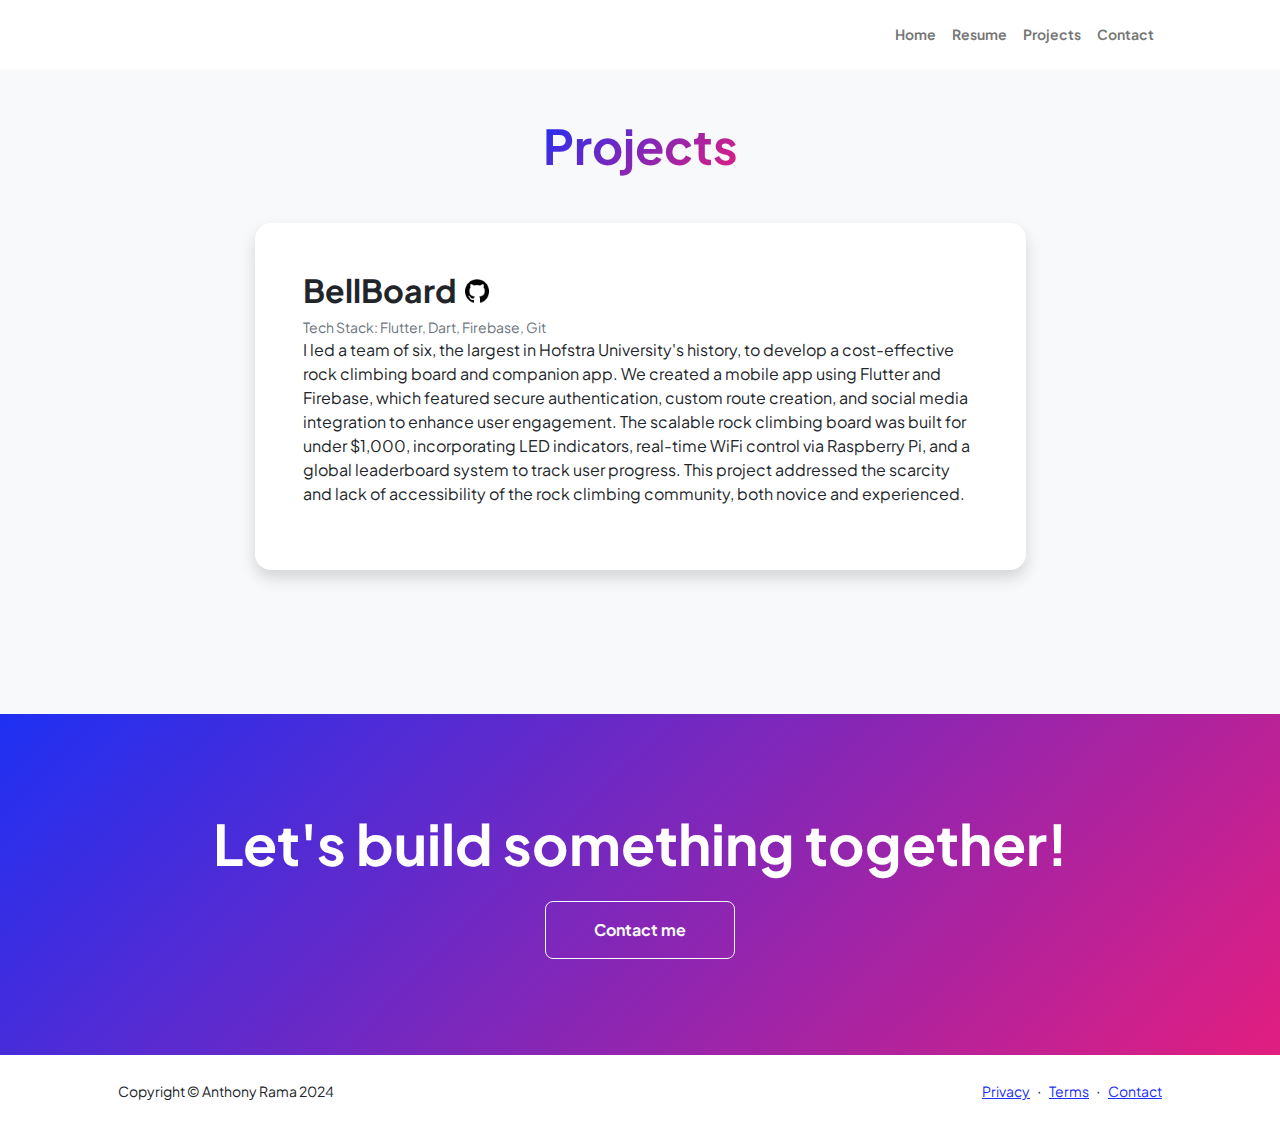
<file: projects.html>
<!DOCTYPE html>
<html lang="en">
    <head>
        <meta charset="utf-8" />
        <meta name="viewport" content="width=device-width, initial-scale=1, shrink-to-fit=no" />
        <meta name="description" content="" />
        <meta name="author" content="" />
        <title> Anthony Rama - Projects </title>
        <!-- Favicon-->
        <link rel="icon" type="image/x-icon" href="assets/favicon.ico" />
        <!-- Custom Google font-->
        <link rel="preconnect" href="https://fonts.googleapis.com" />
        <link rel="preconnect" href="https://fonts.gstatic.com" crossorigin />
        <link href="https://fonts.googleapis.com/css2?family=Plus+Jakarta+Sans:wght@100;200;300;400;500;600;700;800;900&amp;display=swap" rel="stylesheet" />
        <!-- Bootstrap icons-->
        <link href="https://cdn.jsdelivr.net/npm/bootstrap-icons@1.8.1/font/bootstrap-icons.css" rel="stylesheet" />
        <!-- Core theme CSS (includes Bootstrap)-->
        <link href="css/styles.css" rel="stylesheet" />
    </head>
    <body class="d-flex flex-column h-100 bg-light">
        <main class="flex-shrink-0">
            <!-- Navigation-->
            <nav class="navbar navbar-expand-lg navbar-light bg-white py-3">
                <div class="container px-5">
                    <!-- <a class="navbar-brand" href="index.html"><span class="fw-bolder text-primary">Start Bootstrap</span></a> -->
                    <button class="navbar-toggler" type="button" data-bs-toggle="collapse" data-bs-target="#navbarSupportedContent" aria-controls="navbarSupportedContent" aria-expanded="false" aria-label="Toggle navigation"><span class="navbar-toggler-icon"></span></button>
                    <div class="collapse navbar-collapse" id="navbarSupportedContent">
                        <ul class="navbar-nav ms-auto mb-2 mb-lg-0 small fw-bolder">
                            <li class="nav-item"><a class="nav-link" href="index.html">Home</a></li>
                            <li class="nav-item"><a class="nav-link" href="resume.html">Resume</a></li>
                            <li class="nav-item"><a class="nav-link" href="projects.html">Projects</a></li>
                            <li class="nav-item"><a class="nav-link" href="contact.html">Contact</a></li>
                        </ul>
                    </div>
                </div>
            </nav>
            <!-- Projects Section-->
            <section class="py-5">
                <div class="container px-5 mb-5">
                    <div class="text-center mb-5">
                        <h1 class="display-5 fw-bolder mb-0"><span class="text-gradient d-inline">Projects</span></h1>
                    </div>
                    <div class="row gx-5 justify-content-center">
                        <div class="col-lg-11 col-xl-9 col-xxl-8">
                            <!-- Project Card 1-->
                            <div class="card overflow-hidden shadow rounded-4 border-0 mb-5">
                                <div class="card-body p-0">
                                    <div class="d-flex align-items-center">
                                        <div class="p-5">
                                            <div class="d-flex align-items-center mb-2">
                                                <h2 class="fw-bolder mb-0">BellBoard</h2>
                                                <a href="https://github.com/Anthony-Rama/Senior-Design-2024" target="_blank" class="ms-2 align-self-center">
                                                    <img src="assets/github_logo.png" alt="GitHub Logo" style="width: 24px; height: 24px;">
                                                </a>
                                            </div>
                                            <div class="small text-muted">Tech Stack: Flutter, Dart, Firebase, Git</div>
                                            <p> I led a team of six, the largest in Hofstra University's history, to develop a cost-effective rock climbing board and companion app. We created a mobile app using Flutter and Firebase, which featured secure authentication, custom route creation, and social media integration to enhance user engagement. The scalable rock climbing board was built for under $1,000, incorporating LED indicators, real-time WiFi control via Raspberry Pi, and a global leaderboard system to track user progress. This project addressed the scarcity and lack of accessibility of the rock climbing community, both novice and experienced.</p>
                                        </div>
                                    </div>
                                </div>
                            </div>
                            <!-- Project Card 2-->
            </section>
            <!-- Call to action section-->
            <section class="py-5 bg-gradient-primary-to-secondary text-white">
                <div class="container px-5 my-5">
                    <div class="text-center">
                        <h2 class="display-4 fw-bolder mb-4">Let's build something together!</h2>
                        <a class="btn btn-outline-light btn-lg px-5 py-3 fs-6 fw-bolder" href="contact.html">Contact me</a>
                    </div>
                </div>
            </section>
        </main>
        <!-- Footer-->
        <footer class="bg-white py-4 mt-auto">
            <div class="container px-5">
                <div class="row align-items-center justify-content-between flex-column flex-sm-row">
                    <div class="col-auto"><div class="small m-0">Copyright &copy; Anthony Rama 2024</div></div>
                    <div class="col-auto">
                        <a class="small" href="#!">Privacy</a>
                        <span class="mx-1">&middot;</span>
                        <a class="small" href="#!">Terms</a>
                        <span class="mx-1">&middot;</span>
                        <a class="small" href="#!">Contact</a>
                    </div>
                </div>
            </div>
        </footer>
        <!-- Bootstrap core JS-->
        <script src="https://cdn.jsdelivr.net/npm/bootstrap@5.2.3/dist/js/bootstrap.bundle.min.js"></script>
        <!-- Core theme JS-->
        <script src="js/scripts.js"></script>
    </body>
</html>
</file>
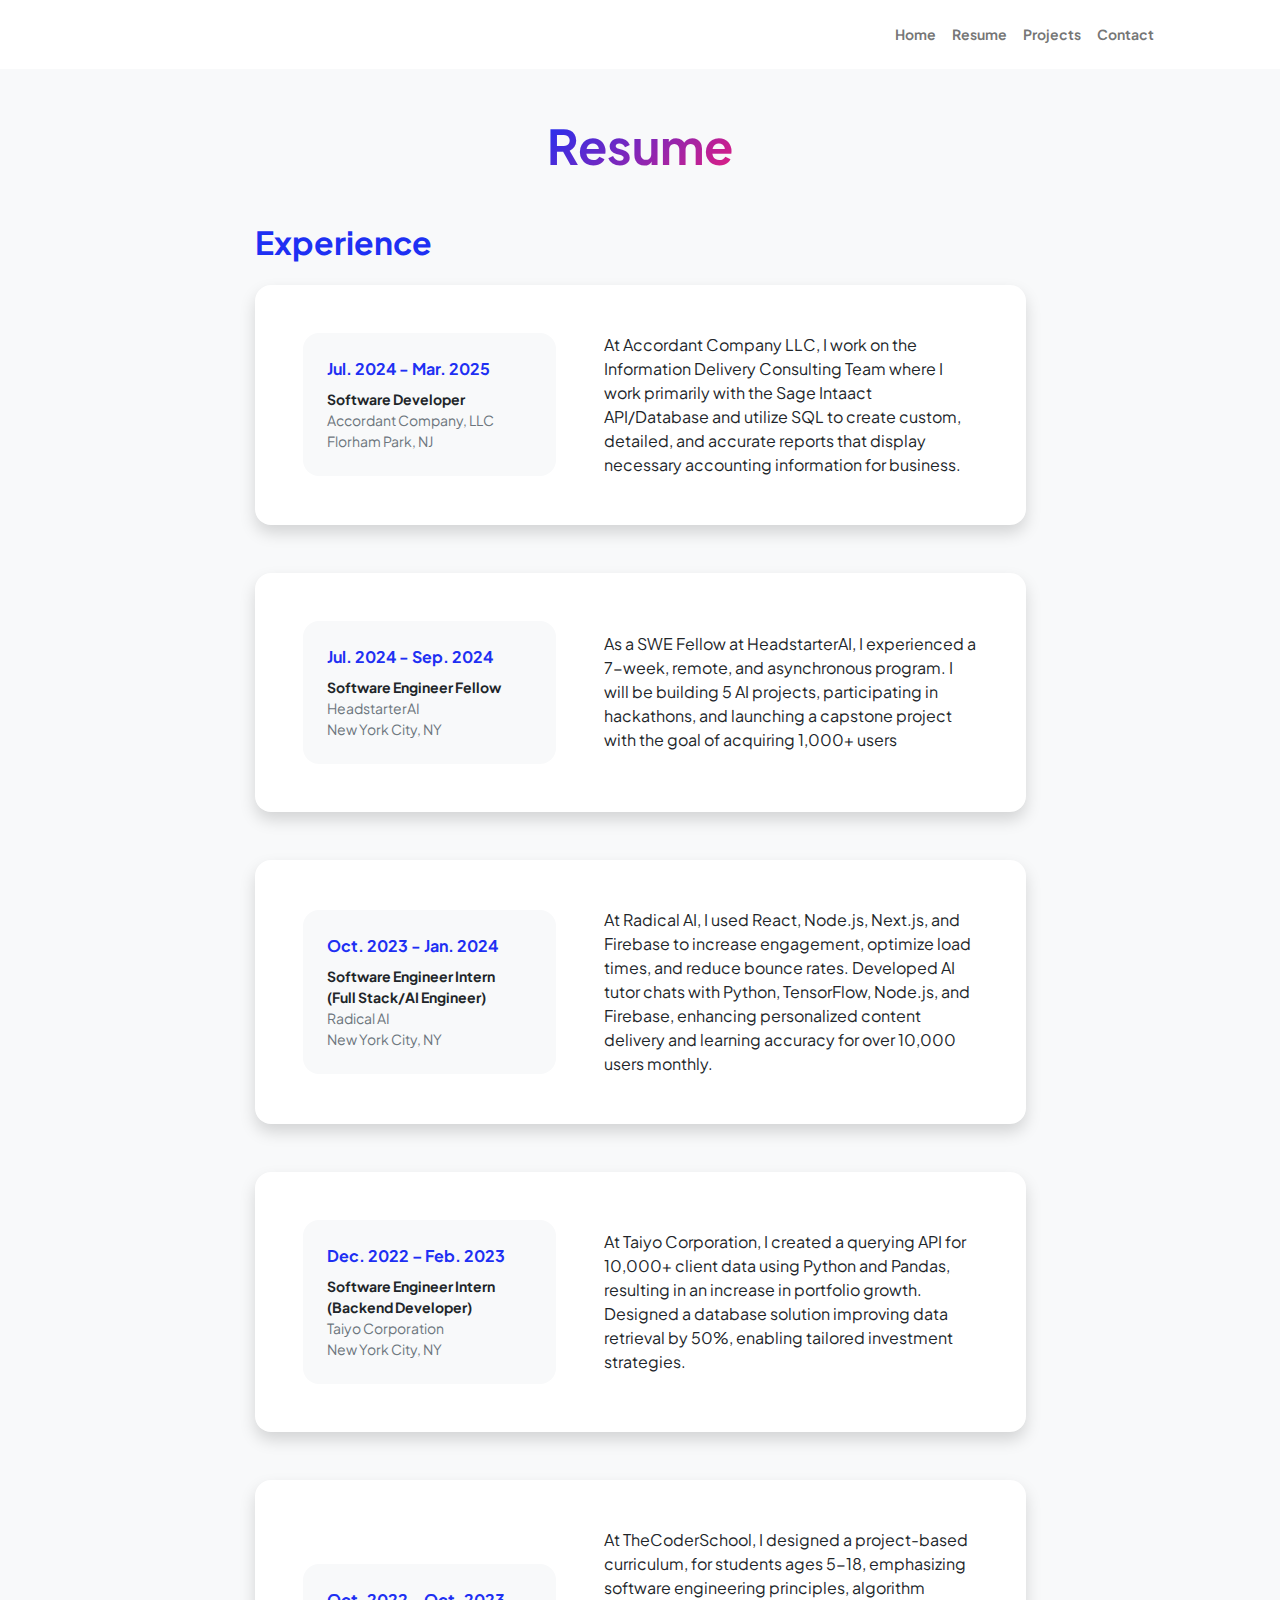
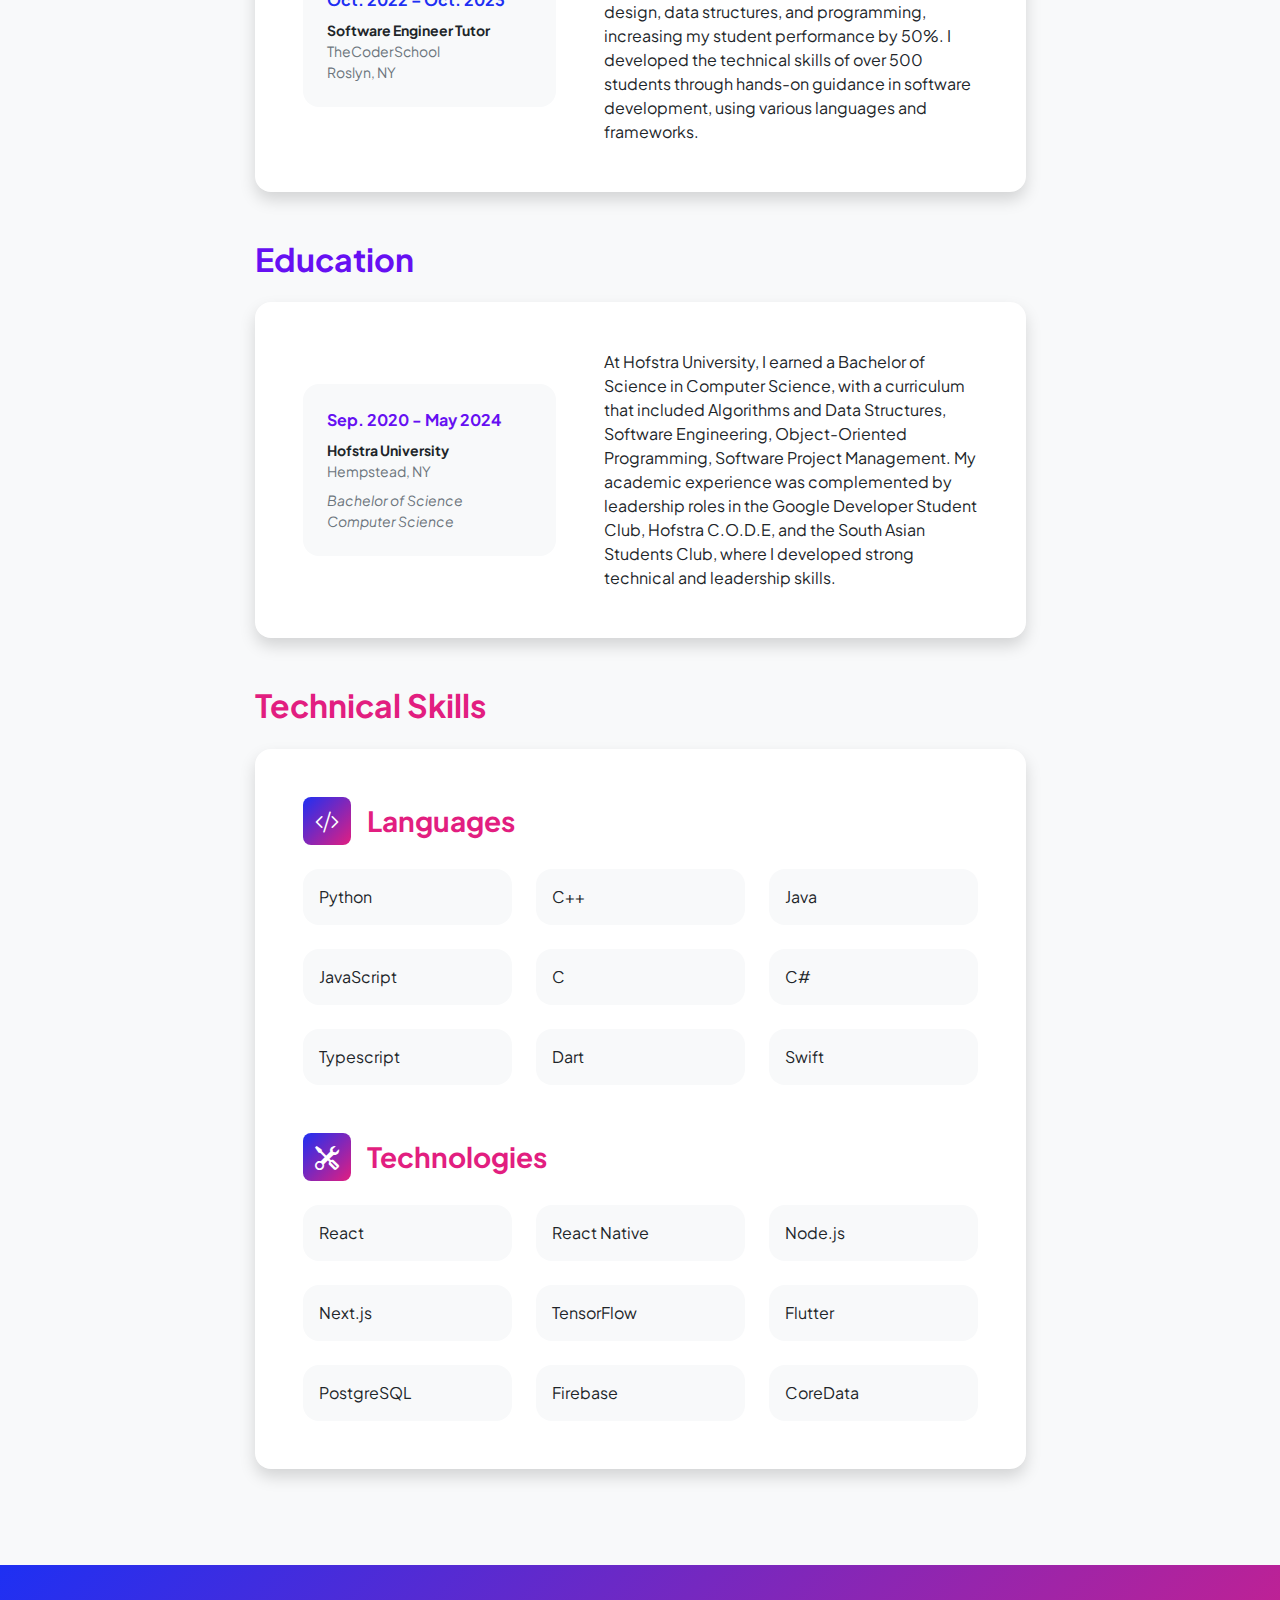
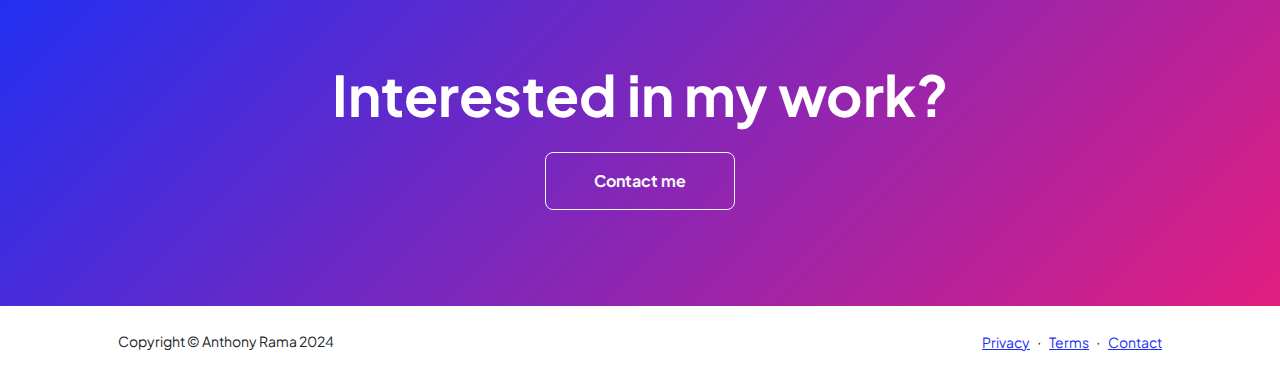
<file: resume.html>
<!DOCTYPE html>
<html lang="en">
    <head>
        <meta charset="utf-8" />
        <meta name="viewport" content="width=device-width, initial-scale=1, shrink-to-fit=no" />
        <meta name="description" content="" />
        <meta name="author" content="" />
        <title> Anthony Rama - Resume </title>
        <!-- Favicon-->
        <link rel="icon" type="image/x-icon" href="assets/favicon.ico" />
        <!-- Custom Google font-->
        <link rel="preconnect" href="https://fonts.googleapis.com" />
        <link rel="preconnect" href="https://fonts.gstatic.com" crossorigin />
        <link href="https://fonts.googleapis.com/css2?family=Plus+Jakarta+Sans:wght@100;200;300;400;500;600;700;800;900&amp;display=swap" rel="stylesheet" />
        <!-- Bootstrap icons-->
        <link href="https://cdn.jsdelivr.net/npm/bootstrap-icons@1.8.1/font/bootstrap-icons.css" rel="stylesheet" />
        <!-- Core theme CSS (includes Bootstrap)-->
        <link href="css/styles.css" rel="stylesheet" />
    </head>
    <body class="d-flex flex-column h-100 bg-light">
        <main class="flex-shrink-0">
            <!-- Navigation-->
            <nav class="navbar navbar-expand-lg navbar-light bg-white py-3">
                <div class="container px-5">
                    <!-- <a class="navbar-brand" href="index.html"><span class="fw-bolder text-primary">Start Bootstrap</span></a> -->
                    <button class="navbar-toggler" type="button" data-bs-toggle="collapse" data-bs-target="#navbarSupportedContent" aria-controls="navbarSupportedContent" aria-expanded="false" aria-label="Toggle navigation"><span class="navbar-toggler-icon"></span></button>
                    <div class="collapse navbar-collapse" id="navbarSupportedContent">
                        <ul class="navbar-nav ms-auto mb-2 mb-lg-0 small fw-bolder">
                            <li class="nav-item"><a class="nav-link" href="index.html">Home</a></li>
                            <li class="nav-item"><a class="nav-link" href="resume.html">Resume</a></li>
                            <li class="nav-item"><a class="nav-link" href="projects.html">Projects</a></li>
                            <li class="nav-item"><a class="nav-link" href="contact.html">Contact</a></li>
                        </ul>
                    </div>
                </div>
            </nav>
            <!-- Page Content-->
            <div class="container px-5 my-5">
                <div class="text-center mb-5">
                    <h1 class="display-5 fw-bolder mb-0"><span class="text-gradient d-inline">Resume</span></h1>
                </div>
                <div class="row gx-5 justify-content-center">
                    <div class="col-lg-11 col-xl-9 col-xxl-8">
                        <!-- Experience Section-->
                        <section>
                            <div class="d-flex align-items-center justify-content-between mb-4">
                                <h2 class="text-primary fw-bolder mb-0">Experience</h2>
                                <!-- Download resume button-->
                                <!-- Note: Set the link href target to a PDF file within your project-->
                                <!-- <a class="btn btn-primary px-4 py-3" href="#!">
                                    <div class="d-inline-block bi bi-download me-2"></div>
                                    Download Resume
                                </a> -->
                            </div>
                            <!-- Experience Card 1-->
                            <div class="card shadow border-0 rounded-4 mb-5">
                                <div class="card-body p-5">
                                    <div class="row align-items-center gx-5">
                                        <div class="col text-center text-lg-start mb-4 mb-lg-0">
                                            <div class="bg-light p-4 rounded-4">
                                                <div class="text-primary fw-bolder mb-2">Jul. 2024 - Mar. 2025</div>
                                                <div class="small fw-bolder">Software Developer</div>
                                                <div class="small text-muted">Accordant Company, LLC</div>
                                                <div class="small text-muted">Florham Park, NJ</div>
                                            </div>
                                        </div>
                                        <div class="col-lg-7"><div> At Accordant Company LLC, I work on the Information Delivery Consulting Team where I work primarily with the Sage Intaact API/Database and utilize SQL to create custom, detailed, and accurate reports that display necessary accounting information for business. </div></div>
                                    </div>
                                </div>
                            </div>
                            <!-- Experience Card 2-->
                            <div class="card shadow border-0 rounded-4 mb-5">
                                <div class="card-body p-5">
                                    <div class="row align-items-center gx-5">
                                        <div class="col text-center text-lg-start mb-4 mb-lg-0">
                                            <div class="bg-light p-4 rounded-4">
                                                <div class="text-primary fw-bolder mb-2">Jul. 2024 - Sep. 2024</div>
                                                <div class="small fw-bolder">Software Engineer Fellow</div>
                                                <div class="small text-muted">HeadstarterAI</div>
                                                <div class="small text-muted">New York City, NY</div>
                                            </div>
                                        </div>
                                        <div class="col-lg-7"><div> As a SWE Fellow at HeadstarterAI, I experienced a 7-week, remote, and asynchronous program. I will be building 5 AI projects, participating in hackathons, and launching a capstone project with the goal of acquiring 1,000+ users</div></div>
                                    </div>
                                </div>
                            </div>
                            <!-- Experience Card 3-->
                            <div class="card shadow border-0 rounded-4 mb-5">
                                <div class="card-body p-5">
                                    <div class="row align-items-center gx-5">
                                        <div class="col text-center text-lg-start mb-4 mb-lg-0">
                                            <div class="bg-light p-4 rounded-4">
                                                <div class="text-primary fw-bolder mb-2"> Oct. 2023 - Jan. 2024 </div>
                                                <div class="small fw-bolder">Software Engineer Intern</div>
                                                <div class="small fw-bolder">(Full Stack/AI Engineer)</div>
                                                <div class="small text-muted">Radical AI</div>
                                                <div class="small text-muted">New York City, NY</div>
                                            </div>
                                        </div>
                                    <div class="col-lg-7"><div> At Radical AI, I used React, Node.js, Next.js, and Firebase to increase engagement, optimize load times, and reduce bounce rates. Developed AI tutor chats with Python, TensorFlow, Node.js, and Firebase, enhancing personalized content delivery and learning accuracy for over 10,000 users monthly.

                                    </div></div>
                                    </div>
                                </div>
                            </div>
                        </section>
                        <!-- Experience Card 4-->
                        <div class="card shadow border-0 rounded-4 mb-5">
                            <div class="card-body p-5">
                                <div class="row align-items-center gx-5">
                                    <div class="col text-center text-lg-start mb-4 mb-lg-0">
                                        <div class="bg-light p-4 rounded-4">
                                            <div class="text-primary fw-bolder mb-2"> Dec. 2022 – Feb. 2023 </div>
                                            <div class="small fw-bolder">Software Engineer Intern</div>
                                            <div class="small fw-bolder">(Backend Developer)</div>
                                            <div class="small text-muted">Taiyo Corporation</div>
                                            <div class="small text-muted">New York City, NY</div>
                                        </div>
                                    </div>
                                    <div class="col-lg-7"><div> At Taiyo Corporation, I created a querying API for 10,000+ client data using Python and Pandas, resulting in an increase in portfolio growth. Designed a database solution improving data retrieval by 50%, enabling tailored investment strategies. </div></div>
                                </div>
                            </div>
                        </div>
                    </section>
                      <!-- Experience Card 5-->
                      <div class="card shadow border-0 rounded-4 mb-5">
                        <div class="card-body p-5">
                            <div class="row align-items-center gx-5">
                                <div class="col text-center text-lg-start mb-4 mb-lg-0">
                                    <div class="bg-light p-4 rounded-4">
                                        <div class="text-primary fw-bolder mb-2"> Oct. 2022 – Oct. 2023 </div>
                                        <div class="small fw-bolder">Software Engineer Tutor</div>
                                        <div class="small text-muted">TheCoderSchool</div>
                                        <div class="small text-muted">Roslyn, NY</div>
                                    </div>
                                </div>
                                <div class="col-lg-7"><div> At TheCoderSchool, I designed a project-based curriculum, for students ages 5-18, emphasizing software engineering principles, algorithm design, data structures, and programming, increasing my student performance by 50%. I developed the technical skills of over 500 students through hands-on guidance in software development, using various languages and frameworks. </div></div>
                            </div>
                        </div>
                    </div>
                </section>
                        
                <!-- Education Section-->
                        <section>
                            <h2 class="text-indigo fw-bolder mb-4">Education</h2>
                            <!-- Education Card 1-->
                            <div class="card shadow border-0 rounded-4 mb-5">
                                <div class="card-body p-5">
                                    <div class="row align-items-center gx-5">
                                        <div class="col text-center text-lg-start mb-4 mb-lg-0">
                                            <div class="bg-light p-4 rounded-4">
                                                <div class="text-indigo fw-bolder mb-2">Sep. 2020 - May 2024</div>
                                                <div class="mb-2">
                                                    <div class="small fw-bolder">Hofstra University</div>
                                                    <div class="small text-muted">Hempstead, NY</div>
                                                </div>
                                                <div class="fst-italic">
                                                    <div class="small text-muted">Bachelor of Science</div>
                                                    <div class="small text-muted">Computer Science</div>
                                                </div>
                                            </div>
                                        </div>
                                        <div class="col-lg-7"><div>At Hofstra University, I earned a Bachelor of Science in Computer Science, with a curriculum that included Algorithms and Data Structures, Software Engineering, Object-Oriented Programming, Software Project Management. My academic experience was complemented by leadership roles in the Google Developer Student Club, Hofstra C.O.D.E, and the South Asian Students Club, where I developed strong technical and leadership skills.</div></div>
                                    </div>
                                </div>
                            </div>
                        <!-- Divider-->
                        <!-- <div class="pb-5"></div> // adds whitespace-->
                        <!-- Skills Section-->
                        <section>
                            <div class="d-flex align-items-center justify-content-between mb-4">
                                <h2 class="text-secondary fw-bolder mb-0">Technical Skills</h2>
                            </div>
                            <!-- Skillset Card-->
                            <div class="card shadow border-0 rounded-4 mb-5">
                                <div class="card-body p-5">
                                    <!-- Professional skills list-->
                                    <div class="mb-5">
                                        <div class="d-flex align-items-center mb-4">
                                            <div class="feature bg-primary bg-gradient-primary-to-secondary text-white rounded-3 me-3"><i class="bi bi-code-slash"></i></div>
                                            <h3 class="fw-bolder mb-0"><span class="text-secondary d-inline">Languages</span></h3>
                                        </div>
                                        <div class="row row-cols-1 row-cols-md-3 mb-4">
                                            <div class="col mb-4 mb-md-0"><div class="d-flex align-items-center bg-light rounded-4 p-3 h-100">Python</div></div>
                                            <div class="col mb-4 mb-md-0"><div class="d-flex align-items-center bg-light rounded-4 p-3 h-100">C++</div></div>
                                            <div class="col"><div class="d-flex align-items-center bg-light rounded-4 p-3 h-100">Java</div></div>
                                        </div>
                                        <div class="row row-cols-1 row-cols-md-3 mb-4">
                                            <div class="col mb-4 mb-md-0"><div class="d-flex align-items-center bg-light rounded-4 p-3 h-100">JavaScript</div></div>
                                            <div class="col mb-4 mb-md-0"><div class="d-flex align-items-center bg-light rounded-4 p-3 h-100">C</div></div>
                                            <div class="col"><div class="d-flex align-items-center bg-light rounded-4 p-3 h-100">C#</div></div>
                                        </div>
                                        <div class="row row-cols-1 row-cols-md-3">
                                            <div class="col mb-4 mb-md-0"><div class="d-flex align-items-center bg-light rounded-4 p-3 h-100">Typescript</div></div>
                                            <div class="col mb-4 mb-md-0"><div class="d-flex align-items-center bg-light rounded-4 p-3 h-100">Dart</div></div>
                                            <div class="col"><div class="d-flex align-items-center bg-light rounded-4 p-3 h-100">Swift</div></div>
                                        </div>
                                    </div>
                                    <!-- Languages list-->
                                    <div class="mb-0">
                                        <div class="d-flex align-items-center mb-4">
                                            <div class="feature bg-primary bg-gradient-primary-to-secondary text-white rounded-3 me-3"><i class="bi bi-tools"></i></div>
                                            <h3 class="fw-bolder mb-0"><span class="text-secondary d-inline">Technologies</span></h3>
                                        </div>
                                        <div class="row row-cols-1 row-cols-md-3 mb-4">
                                            <div class="col mb-4 mb-md-0"><div class="d-flex align-items-center bg-light rounded-4 p-3 h-100">React</div></div>
                                            <div class="col mb-4 mb-md-0"><div class="d-flex align-items-center bg-light rounded-4 p-3 h-100">React Native</div></div>
                                            <div class="col"><div class="d-flex align-items-center bg-light rounded-4 p-3 h-100">Node.js</div></div>
                                        </div>
                                        <div class="row row-cols-1 row-cols-md-3 mb-4">
                                            <div class="col mb-4 mb-md-0"><div class="d-flex align-items-center bg-light rounded-4 p-3 h-100">Next.js</div></div>
                                            <div class="col mb-4 mb-md-0"><div class="d-flex align-items-center bg-light rounded-4 p-3 h-100">TensorFlow</div></div>
                                            <div class="col"><div class="d-flex align-items-center bg-light rounded-4 p-3 h-100">Flutter</div></div>
                                        </div>
                                        <div class="row row-cols-1 row-cols-md-3">
                                            <div class="col mb-4 mb-md-0"><div class="d-flex align-items-center bg-light rounded-4 p-3 h-100">PostgreSQL</div></div>
                                            <div class="col mb-4 mb-md-0"><div class="d-flex align-items-center bg-light rounded-4 p-3 h-100">Firebase</div></div>
                                            <div class="col"><div class="d-flex align-items-center bg-light rounded-4 p-3 h-100">CoreData</div></div>
                                        </div>
                                    </div>
                                </div>
                            </div>
                        </section>
                    </div>
                </div>
            </div>
            <section class="py-5 bg-gradient-primary-to-secondary text-white">
                <div class="container px-5 my-5">
                    <div class="text-center">
                        <h2 class="display-4 fw-bolder mb-4">Interested in my work?</h2>
                        <a class="btn btn-outline-light btn-lg px-5 py-3 fs-6 fw-bolder" href="contact.html">Contact me</a>
                    </div>
                </div>
            </section>
        </main>
        <!-- Footer-->
        <footer class="bg-white py-4 mt-auto">
            <div class="container px-5">
                <div class="row align-items-center justify-content-between flex-column flex-sm-row">
                    <div class="col-auto"><div class="small m-0">Copyright &copy; Anthony Rama 2024</div></div>
                    <div class="col-auto">
                        <a class="small" href="#!">Privacy</a>
                        <span class="mx-1">&middot;</span>
                        <a class="small" href="#!">Terms</a>
                        <span class="mx-1">&middot;</span>
                        <a class="small" href="#!">Contact</a>
                    </div>
                </div>
            </div>
        </footer>
        <!-- Bootstrap core JS-->
        <script src="https://cdn.jsdelivr.net/npm/bootstrap@5.2.3/dist/js/bootstrap.bundle.min.js"></script>
        <!-- Core theme JS-->
        <script src="js/scripts.js"></script>
    </body>
</html>
</file>
